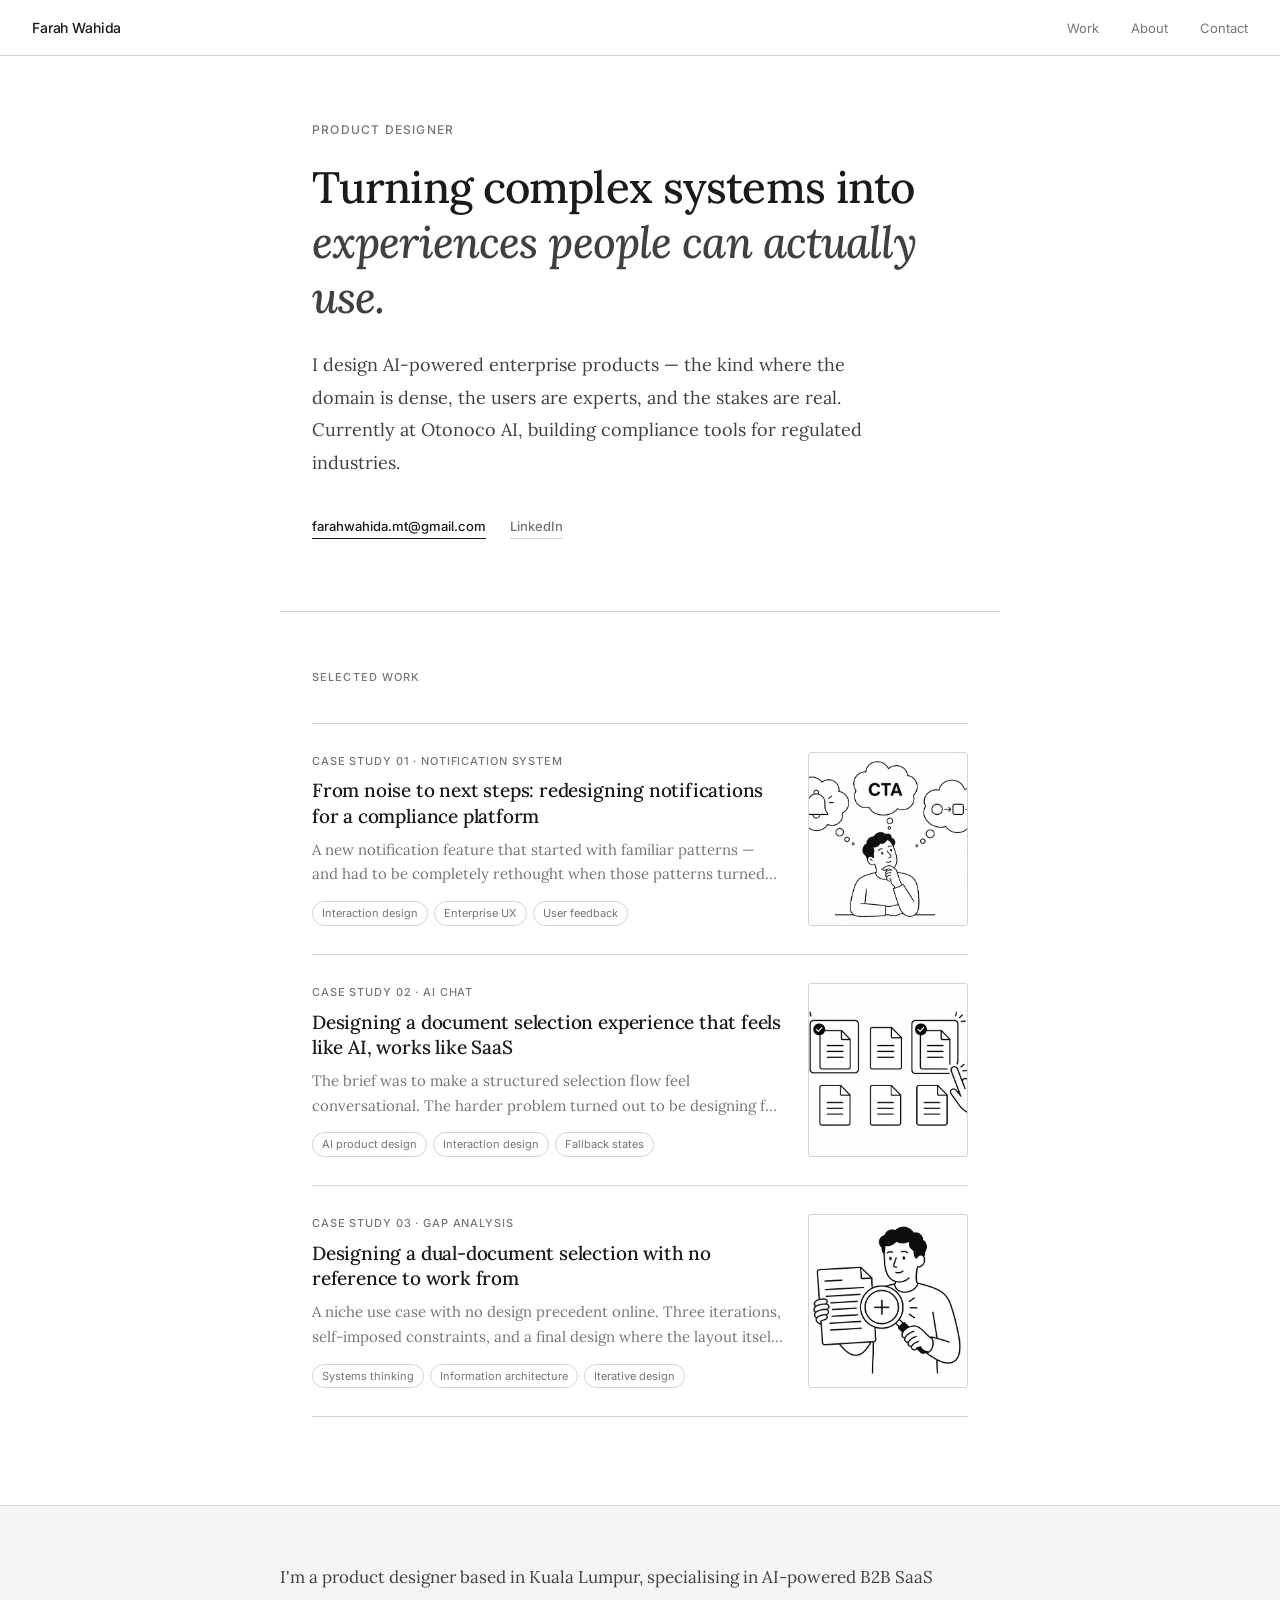
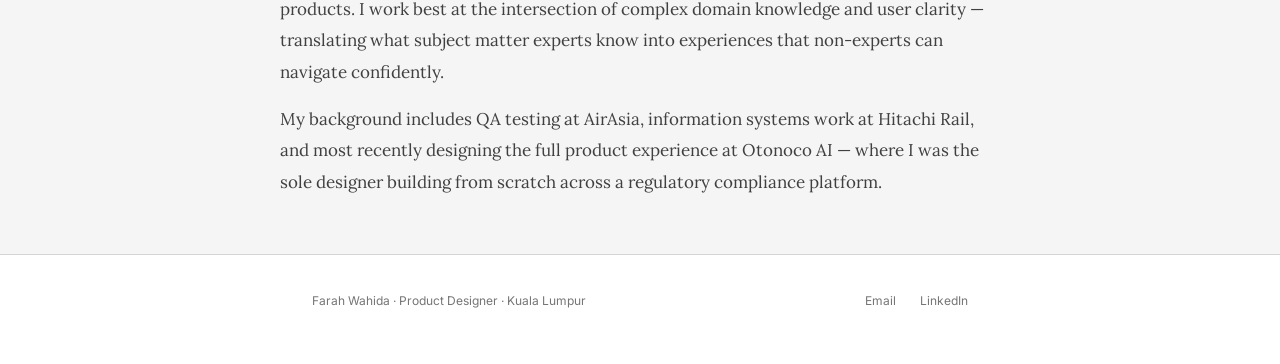
<file: index.html>
<!DOCTYPE html>
<html lang="en">
<head>
<meta charset="UTF-8">
<meta name="viewport" content="width=device-width, initial-scale=1.0">
<title>Farah Wahida — Product Designer</title>
<link rel="preconnect" href="https://fonts.googleapis.com">
<link rel="preconnect" href="https://fonts.gstatic.com" crossorigin>
<link href="https://fonts.googleapis.com/css2?family=Lora:ital,wght@0,400;0,500;0,600;1,400;1,500&family=Inter:wght@300;400;500&display=swap" rel="stylesheet">
<style>
  *, *::before, *::after { box-sizing: border-box; margin: 0; padding: 0; }

  :root {
    --black: #1a1a1a;
    --gray-dark: #404040;
    --gray-mid: #757575;
    --gray-light: #d4d4d4;
    --gray-faint: #f5f5f5;
    --white: #ffffff;
    --serif: 'Lora', Georgia, serif;
    --sans: 'Inter', system-ui, sans-serif;
    --max: 720px;
  }

  html { font-size: 16px; scroll-behavior: smooth; }
  body {
    font-family: var(--serif);
    background: var(--white);
    color: var(--black);
    -webkit-font-smoothing: antialiased;
    line-height: 1.7;
  }

  nav {
    position: fixed; top: 0; left: 0; right: 0;
    background: rgba(255,255,255,0.92);
    backdrop-filter: blur(8px);
    border-bottom: 1px solid var(--gray-light);
    z-index: 100;
    padding: 0 2rem;
    height: 56px;
    display: flex; align-items: center; justify-content: space-between;
  }
  .nav-name {
    font-family: var(--sans); font-size: 14px; font-weight: 500;
    color: var(--black); letter-spacing: -0.01em; text-decoration: none;
  }
  .nav-links { display: flex; gap: 2rem; list-style: none; }
  .nav-links a {
    font-family: var(--sans); font-size: 13px; color: var(--gray-mid);
    text-decoration: none; transition: color 0.15s;
  }
  .nav-links a:hover { color: var(--black); }

  .hero {
    max-width: var(--max); margin: 0 auto; padding: 120px 2rem 72px;
  }
  .hero-eyebrow {
    font-family: var(--sans); font-size: 12px; font-weight: 500;
    letter-spacing: 0.1em; text-transform: uppercase; color: var(--gray-mid); margin-bottom: 20px;
  }
  .hero h1 {
    font-family: var(--serif); font-size: clamp(2rem, 5vw, 2.75rem); font-weight: 500;
    line-height: 1.25; letter-spacing: -0.02em; color: var(--black); margin-bottom: 24px;
  }
  .hero h1 em { font-style: italic; color: var(--gray-dark); }
  .hero-bio {
    font-family: var(--serif); font-size: 1.125rem; line-height: 1.8;
    color: var(--gray-dark); margin-bottom: 36px; max-width: 560px;
  }
  .hero-links { display: flex; gap: 1.5rem; flex-wrap: wrap; }
  .hero-link {
    font-family: var(--sans); font-size: 13px; font-weight: 500; color: var(--black);
    text-decoration: none; border-bottom: 1px solid var(--black); padding-bottom: 1px; transition: opacity 0.15s;
  }
  .hero-link:hover { opacity: 0.5; }
  .hero-link.muted { color: var(--gray-mid); border-bottom-color: var(--gray-light); }

  .section-divider { max-width: var(--max); margin: 0 auto; padding: 0 2rem; border-top: 1px solid var(--gray-light); }

  .work-section { max-width: var(--max); margin: 0 auto; padding: 56px 2rem 88px; }
  .section-label {
    font-family: var(--sans); font-size: 11px; font-weight: 500;
    letter-spacing: 0.1em; text-transform: uppercase; color: var(--gray-mid); margin-bottom: 36px;
  }

  .case-studies { display: flex; flex-direction: column; }

  /* Medium-style card: text left, image right */
  .cs-card {
    display: flex;
    flex-direction: row;
    gap: 24px;
    align-items: stretch;
    padding: 28px 0;
    border-top: 1px solid var(--gray-light);
    text-decoration: none;
    color: inherit;
    transition: opacity 0.15s;
  }
  .cs-card:last-child { border-bottom: 1px solid var(--gray-light); }
  .cs-card:hover { opacity: 0.65; }

  .cs-card-content { flex: 1; min-width: 0; }
  .cs-card-meta {
    font-family: var(--sans); font-size: 11px; font-weight: 500;
    letter-spacing: 0.08em; text-transform: uppercase; color: var(--gray-mid); margin-bottom: 8px;
  }
  .cs-card-title {
    font-family: var(--serif); font-size: 1.1875rem; font-weight: 500;
    line-height: 1.35; color: var(--black); margin-bottom: 8px; letter-spacing: -0.01em;
  }
  .cs-card-desc {
    font-family: var(--serif); font-size: 0.9375rem; line-height: 1.65; color: var(--gray-mid);
    margin-bottom: 14px;
    display: -webkit-box; -webkit-line-clamp: 2; -webkit-box-orient: vertical; overflow: hidden;
  }
  .cs-card-tags { display: flex; gap: 6px; flex-wrap: wrap; }
  .cs-tag {
    font-family: var(--sans); font-size: 11px; color: var(--gray-mid);
    border: 1px solid var(--gray-light); border-radius: 99px; padding: 2px 9px;
  }

  .cs-card-image {
    width: 160px;
    flex-shrink: 0;
    border-radius: 3px;
    overflow: hidden;
    background: var(--gray-faint);
    border: 1px solid var(--gray-light);
    align-self: stretch;
  }
  .cs-card-image img { width: 100%; height: 100%; object-fit: cover; display: block; }
  .cs-card-image .img-ph {
    width: 100%; height: 100%; display: flex; align-items: center; justify-content: center;
    font-family: var(--sans); font-size: 10px; color: var(--gray-light); text-align: center; padding: 8px; line-height: 1.5;
  }

  .about-strip {
    background: var(--gray-faint);
    border-top: 1px solid var(--gray-light); border-bottom: 1px solid var(--gray-light);
    padding: 56px 2rem;
  }
  .about-inner { max-width: var(--max); margin: 0 auto; }
  .about-inner p {
    font-family: var(--serif); font-size: 1.0625rem; line-height: 1.85;
    color: var(--gray-dark); margin-bottom: 16px;
  }
  .about-inner p:last-child { margin-bottom: 0; }

  footer {
    max-width: var(--max); margin: 0 auto; padding: 36px 2rem 52px;
    display: flex; justify-content: space-between; align-items: center; flex-wrap: wrap; gap: 12px;
  }
  .footer-note { font-family: var(--sans); font-size: 12px; color: var(--gray-mid); }
  .footer-links { display: flex; gap: 1.5rem; }
  .footer-links a {
    font-family: var(--sans); font-size: 12px; color: var(--gray-mid);
    text-decoration: none; transition: color 0.15s;
  }
  .footer-links a:hover { color: var(--black); }

  .fade-in { opacity: 0; transform: translateY(14px); animation: fadeUp 0.5s ease forwards; }
  .fade-in:nth-child(1) { animation-delay: 0.05s; }
  .fade-in:nth-child(2) { animation-delay: 0.15s; }
  .fade-in:nth-child(3) { animation-delay: 0.25s; }
  .fade-in:nth-child(4) { animation-delay: 0.35s; }
  @keyframes fadeUp { to { opacity: 1; transform: translateY(0); } }

  @media (max-width: 600px) {
    nav { padding: 0 1.25rem; }
    .hero { padding: 96px 1.25rem 56px; }
    .work-section { padding: 40px 1.25rem 64px; }
    .section-divider { padding: 0 1.25rem; }
    .about-strip { padding: 40px 1.25rem; }
    footer { padding: 28px 1.25rem 44px; }
    .cs-card { flex-direction: column; }
    .cs-card-image { width: 100%; height: 180px; order: -1; }
  }
</style>
</head>
<body>

<nav>
  <a class="nav-name" href="index.html">Farah Wahida</a>
  <ul class="nav-links">
    <li><a href="#work">Work</a></li>
    <li><a href="#about">About</a></li>
    <li><a href="mailto:farahwahida.mt@gmail.com">Contact</a></li>
  </ul>
</nav>

<section class="hero">
  <div class="hero-eyebrow fade-in">Product Designer</div>
  <h1 class="fade-in">Turning complex systems into <em>experiences people can actually use.</em></h1>
  <p class="hero-bio fade-in">I design AI-powered enterprise products — the kind where the domain is dense, the users are experts, and the stakes are real. Currently at Otonoco AI, building compliance tools for regulated industries.</p>
  <div class="hero-links fade-in">
    <a class="hero-link" href="mailto:farahwahida.mt@gmail.com">farahwahida.mt@gmail.com</a>
    <a class="hero-link muted" href="https://www.linkedin.com/in/farahtarmizy/" target="_blank">LinkedIn</a>
  </div>
</section>

<div class="section-divider"></div>

<section class="work-section" id="work">
  <div class="section-label">Selected work</div>
  <div class="case-studies">

    <a class="cs-card" href="cs-notification.html">
      <div class="cs-card-content">
        <div class="cs-card-meta">Case study 01 · Notification system</div>
        <div class="cs-card-title">From noise to next steps: redesigning notifications for a compliance platform</div>
        <div class="cs-card-desc">A new notification feature that started with familiar patterns — and had to be completely rethought when those patterns turned out to be the wrong model entirely.</div>
        <div class="cs-card-tags">
          <span class="cs-tag">Interaction design</span>
          <span class="cs-tag">Enterprise UX</span>
          <span class="cs-tag">User feedback</span>
        </div>
      </div>
      <div class="cs-card-image">
        <img src="NotifHeader.png" alt="Notification system illustration">
      </div>
    </a>

    <a class="cs-card" href="cs-aichat.html">
      <div class="cs-card-content">
        <div class="cs-card-meta">Case study 02 · AI chat</div>
        <div class="cs-card-title">Designing a document selection experience that feels like AI, works like SaaS</div>
        <div class="cs-card-desc">The brief was to make a structured selection flow feel conversational. The harder problem turned out to be designing for when the AI gets it wrong.</div>
        <div class="cs-card-tags">
          <span class="cs-tag">AI product design</span>
          <span class="cs-tag">Interaction design</span>
          <span class="cs-tag">Fallback states</span>
        </div>
      </div>
      <div class="cs-card-image">
        <img src="ChatHeader.png" alt="AI chat illustration">
      </div>
    </a>

    <a class="cs-card" href="cs-gapanalysis.html">
      <div class="cs-card-content">
        <div class="cs-card-meta">Case study 03 · Gap analysis</div>
        <div class="cs-card-title">Designing a dual-document selection with no reference to work from</div>
        <div class="cs-card-desc">A niche use case with no design precedent online. Three iterations, self-imposed constraints, and a final design where the layout itself does the explaining.</div>
        <div class="cs-card-tags">
          <span class="cs-tag">Systems thinking</span>
          <span class="cs-tag">Information architecture</span>
          <span class="cs-tag">Iterative design</span>
        </div>
      </div>
      <div class="cs-card-image">
        <img src="Gaps Header.png" alt="Gap analysis illustration">
      </div>
    </a>

  </div>
</section>

<div class="about-strip" id="about">
  <div class="about-inner">
    <p>I'm a product designer based in Kuala Lumpur, specialising in AI-powered B2B SaaS products. I work best at the intersection of complex domain knowledge and user clarity — translating what subject matter experts know into experiences that non-experts can navigate confidently.</p>
    <p>My background includes QA testing at AirAsia, information systems work at Hitachi Rail, and most recently designing the full product experience at Otonoco AI — where I was the sole designer building from scratch across a regulatory compliance platform.</p>
  </div>
</div>

<footer>
  <span class="footer-note">Farah Wahida · Product Designer · Kuala Lumpur</span>
  <div class="footer-links">
    <a href="mailto:farahwahida.mt@gmail.com">Email</a>
    <a href="https://www.linkedin.com/in/farahtarmizy/" target="_blank">LinkedIn</a>
  </div>
</footer>

</body>
</html>
</file>
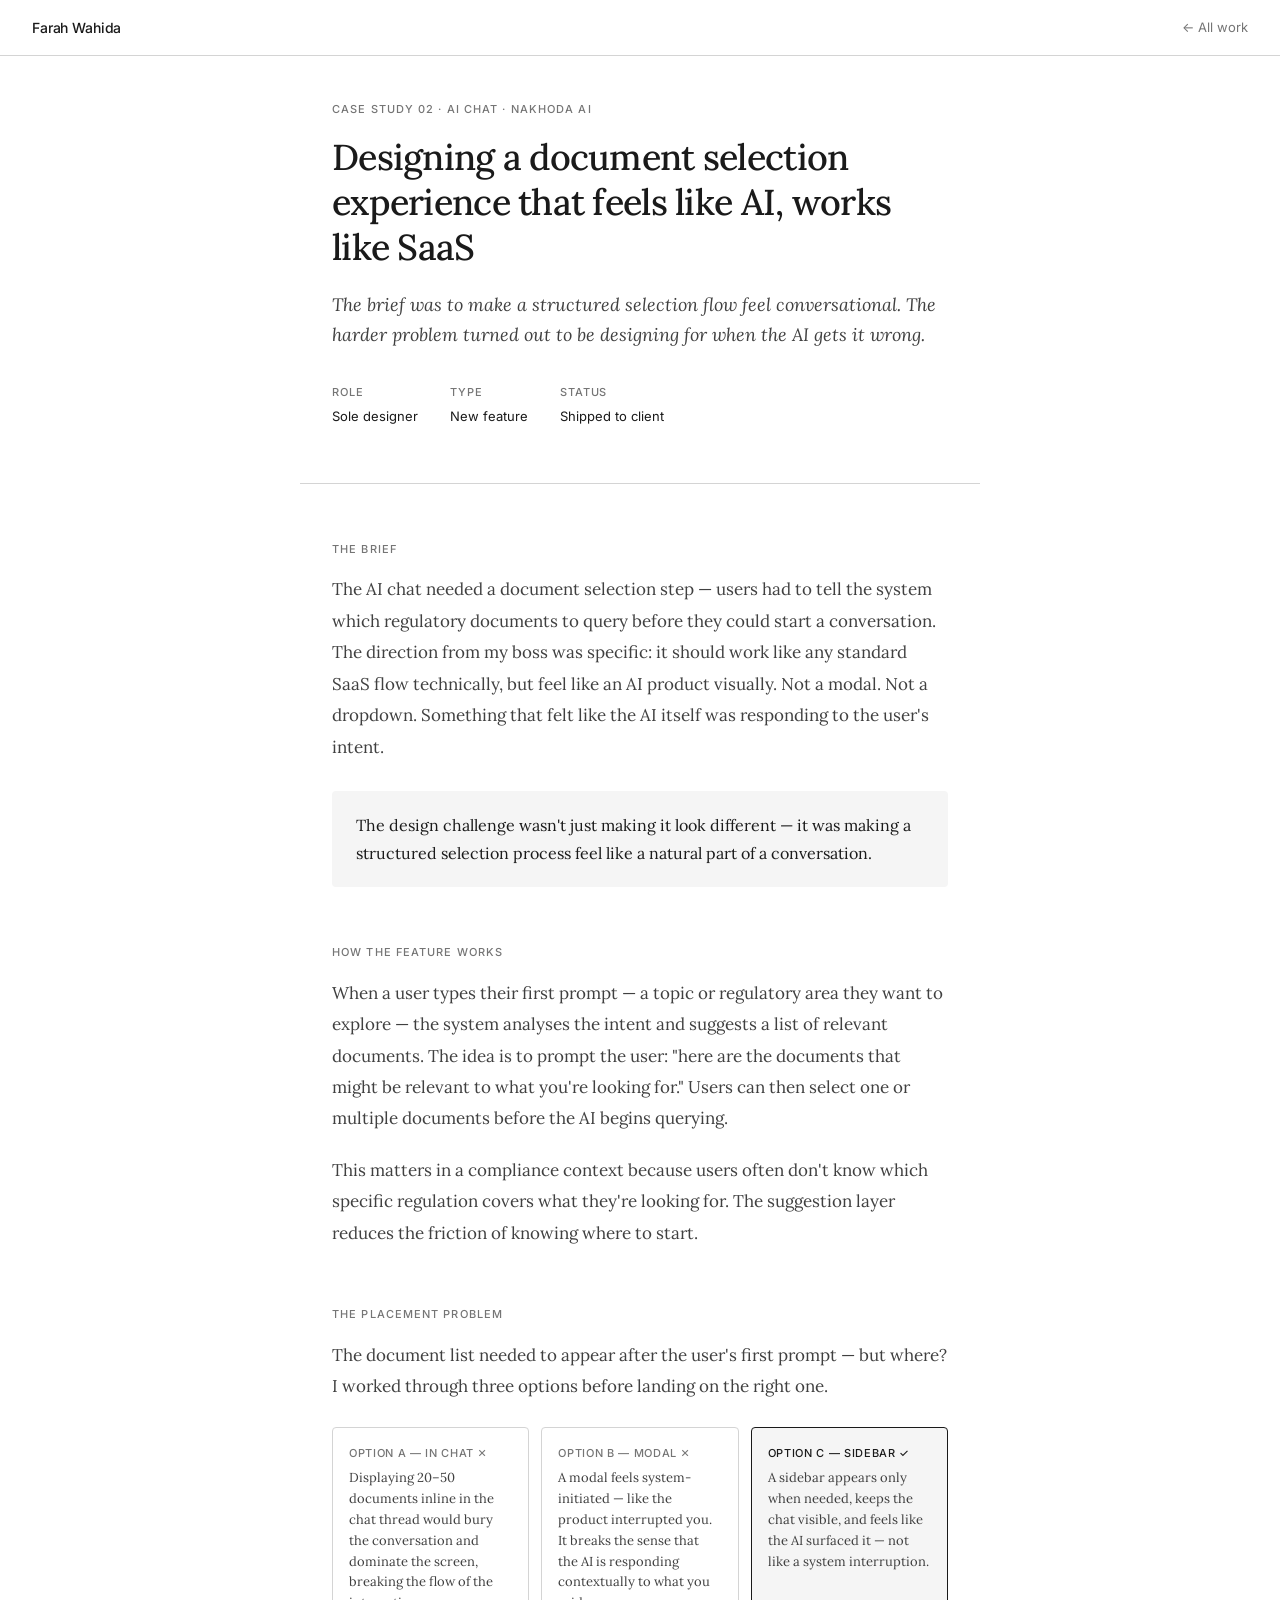
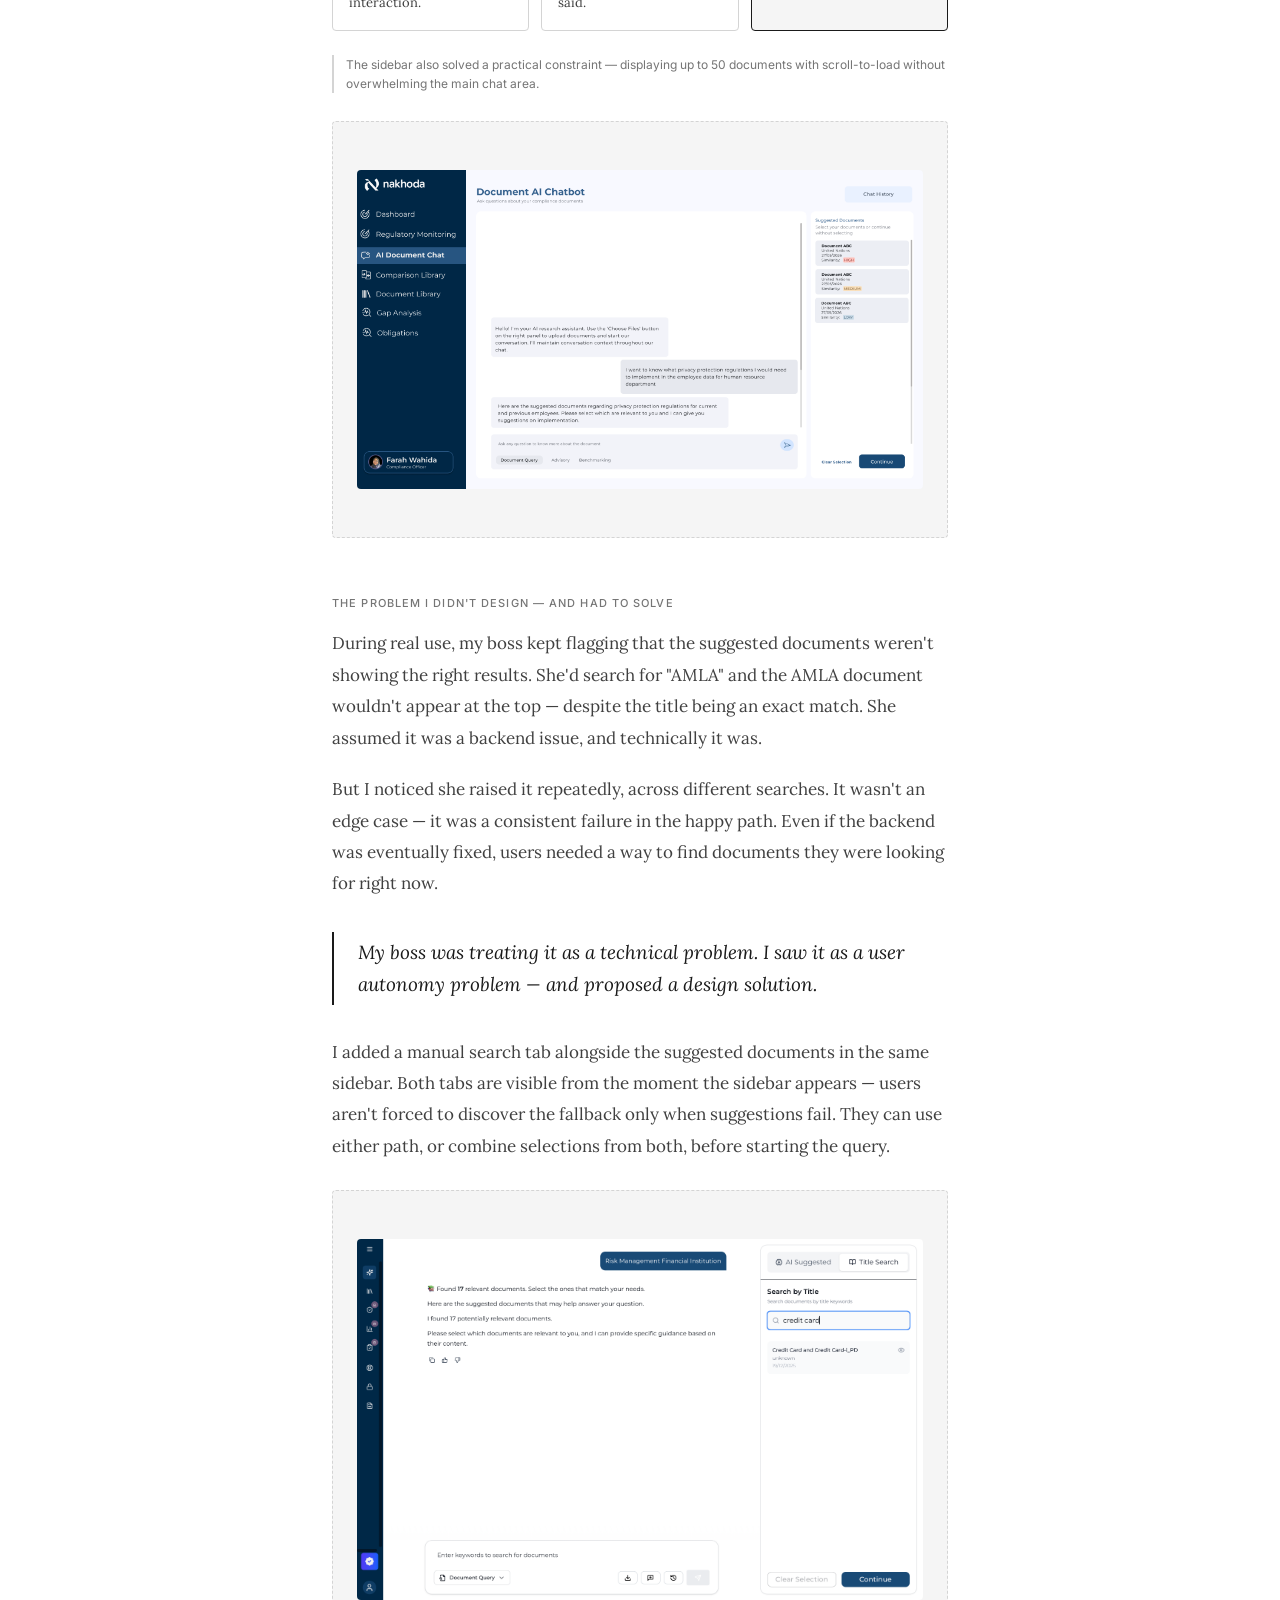
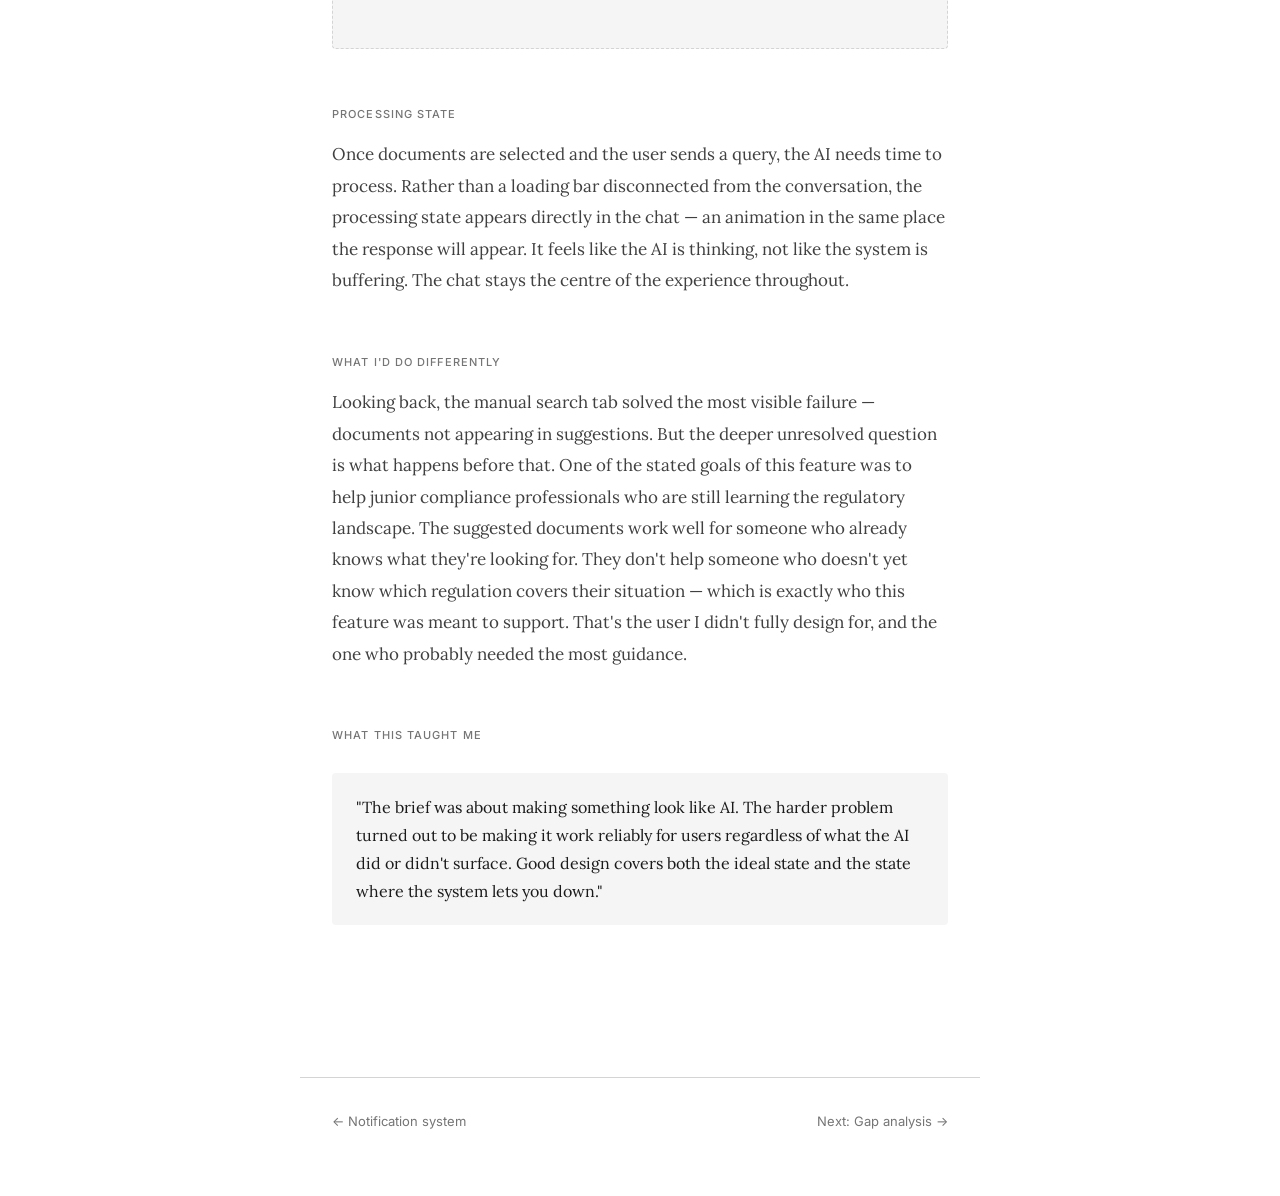
<file: cs-aichat.html>
<!DOCTYPE html>
<html lang="en">
<head>
<meta charset="UTF-8">
<meta name="viewport" content="width=device-width, initial-scale=1.0">
<title>AI Chat — Farah Wahida</title>
<link rel="stylesheet" href="cs.css">
</head>
<body>

<nav>
  <a class="nav-name" href="index.html">Farah Wahida</a>
  <a class="nav-back" href="index.html">← All work</a>
</nav>

<header class="cs-header">
  <div class="cs-eyebrow">Case study 02 · AI chat · Nakhoda AI</div>
  <h1 class="cs-title">Designing a document selection experience that feels like AI, works like SaaS</h1>
  <p class="cs-subtitle">The brief was to make a structured selection flow feel conversational. The harder problem turned out to be designing for when the AI gets it wrong.</p>
  <div class="cs-meta-row">
    <div class="cs-meta-item"><div class="cs-meta-label">Role</div><div class="cs-meta-val">Sole designer</div></div>
    <div class="cs-meta-item"><div class="cs-meta-label">Type</div><div class="cs-meta-val">New feature</div></div>
    <div class="cs-meta-item"><div class="cs-meta-label">Status</div><div class="cs-meta-val">Shipped to client</div></div>
  </div>
</header>

<main class="cs-body">

  <div class="cs-section">
    <div class="cs-section-label">The brief</div>
    <p>The AI chat needed a document selection step — users had to tell the system which regulatory documents to query before they could start a conversation. The direction from my boss was specific: it should work like any standard SaaS flow technically, but feel like an AI product visually. Not a modal. Not a dropdown. Something that felt like the AI itself was responding to the user's intent.</p>
    <div class="callout"><p>The design challenge wasn't just making it look different — it was making a structured selection process feel like a natural part of a conversation.</p></div>
  </div>

  <div class="cs-section">
    <div class="cs-section-label">How the feature works</div>
    <p>When a user types their first prompt — a topic or regulatory area they want to explore — the system analyses the intent and suggests a list of relevant documents. The idea is to prompt the user: "here are the documents that might be relevant to what you're looking for." Users can then select one or multiple documents before the AI begins querying.</p>
    <p>This matters in a compliance context because users often don't know which specific regulation covers what they're looking for. The suggestion layer reduces the friction of knowing where to start.</p>
  </div>

  <div class="cs-section">
    <div class="cs-section-label">The placement problem</div>
    <p>The document list needed to appear after the user's first prompt — but where? I worked through three options before landing on the right one.</p>

    <div class="decision-grid">
      <div class="decision-card">
        <div class="d-label">Option A — in chat ✕</div>
        <div class="d-desc">Displaying 20–50 documents inline in the chat thread would bury the conversation and dominate the screen, breaking the flow of the interaction.</div>
      </div>
      <div class="decision-card">
        <div class="d-label">Option B — modal ✕</div>
        <div class="d-desc">A modal feels system-initiated — like the product interrupted you. It breaks the sense that the AI is responding contextually to what you said.</div>
      </div>
      <div class="decision-card chosen">
        <div class="d-label">Option C — sidebar ✓</div>
        <div class="d-desc">A sidebar appears only when needed, keeps the chat visible, and feels like the AI surfaced it — not like a system interruption.</div>
      </div>
    </div>

    <div class="annotation">The sidebar also solved a practical constraint — displaying up to 50 documents with scroll-to-load without overwhelming the main chat area.</div>

    <div class="img-slot"><img src="Chat1.png" alt="suggested document design with friction"></div>
  </div>

  <div class="cs-section">
    <div class="cs-section-label">The problem I didn't design — and had to solve</div>
    <p>During real use, my boss kept flagging that the suggested documents weren't showing the right results. She'd search for "AMLA" and the AMLA document wouldn't appear at the top — despite the title being an exact match. She assumed it was a backend issue, and technically it was.</p>
    <p>But I noticed she raised it repeatedly, across different searches. It wasn't an edge case — it was a consistent failure in the happy path. Even if the backend was eventually fixed, users needed a way to find documents they were looking for right now.</p>

    <div class="pullquote"><p>My boss was treating it as a technical problem. I saw it as a user autonomy problem — and proposed a design solution.</p></div>

    <p>I added a manual search tab alongside the suggested documents in the same sidebar. Both tabs are visible from the moment the sidebar appears — users aren't forced to discover the fallback only when suggestions fail. They can use either path, or combine selections from both, before starting the query.</p>

    <div class="img-slot"><img src="Chat2.png" alt="new design to give room for error and autonomy"></div>
  </div>

  <div class="cs-section">
    <div class="cs-section-label">Processing state</div>
    <p>Once documents are selected and the user sends a query, the AI needs time to process. Rather than a loading bar disconnected from the conversation, the processing state appears directly in the chat — an animation in the same place the response will appear. It feels like the AI is thinking, not like the system is buffering. The chat stays the centre of the experience throughout.</p>
  </div>

  <div class="cs-section">
    <div class="cs-section-label">What I'd do differently</div>
    <p>Looking back, the manual search tab solved the most visible failure — documents not appearing in suggestions. But the deeper unresolved question is what happens before that. One of the stated goals of this feature was to help junior compliance professionals who are still learning the regulatory landscape. The suggested documents work well for someone who already knows what they're looking for. They don't help someone who doesn't yet know which regulation covers their situation — which is exactly who this feature was meant to support. That's the user I didn't fully design for, and the one who probably needed the most guidance.</p>
  </div>

  <div class="cs-section">
    <div class="cs-section-label">What this taught me</div>
    <div class="callout"><p>"The brief was about making something look like AI. The harder problem turned out to be making it work reliably for users regardless of what the AI did or didn't surface. Good design covers both the ideal state and the state where the system lets you down."</p></div>
  </div>

</main>

<div class="cs-nav">
  <a href="cs-notification.html">← Notification system</a>
  <a href="cs-gapanalysis.html">Next: Gap analysis →</a>
</div>

</body>
</html>
</file>
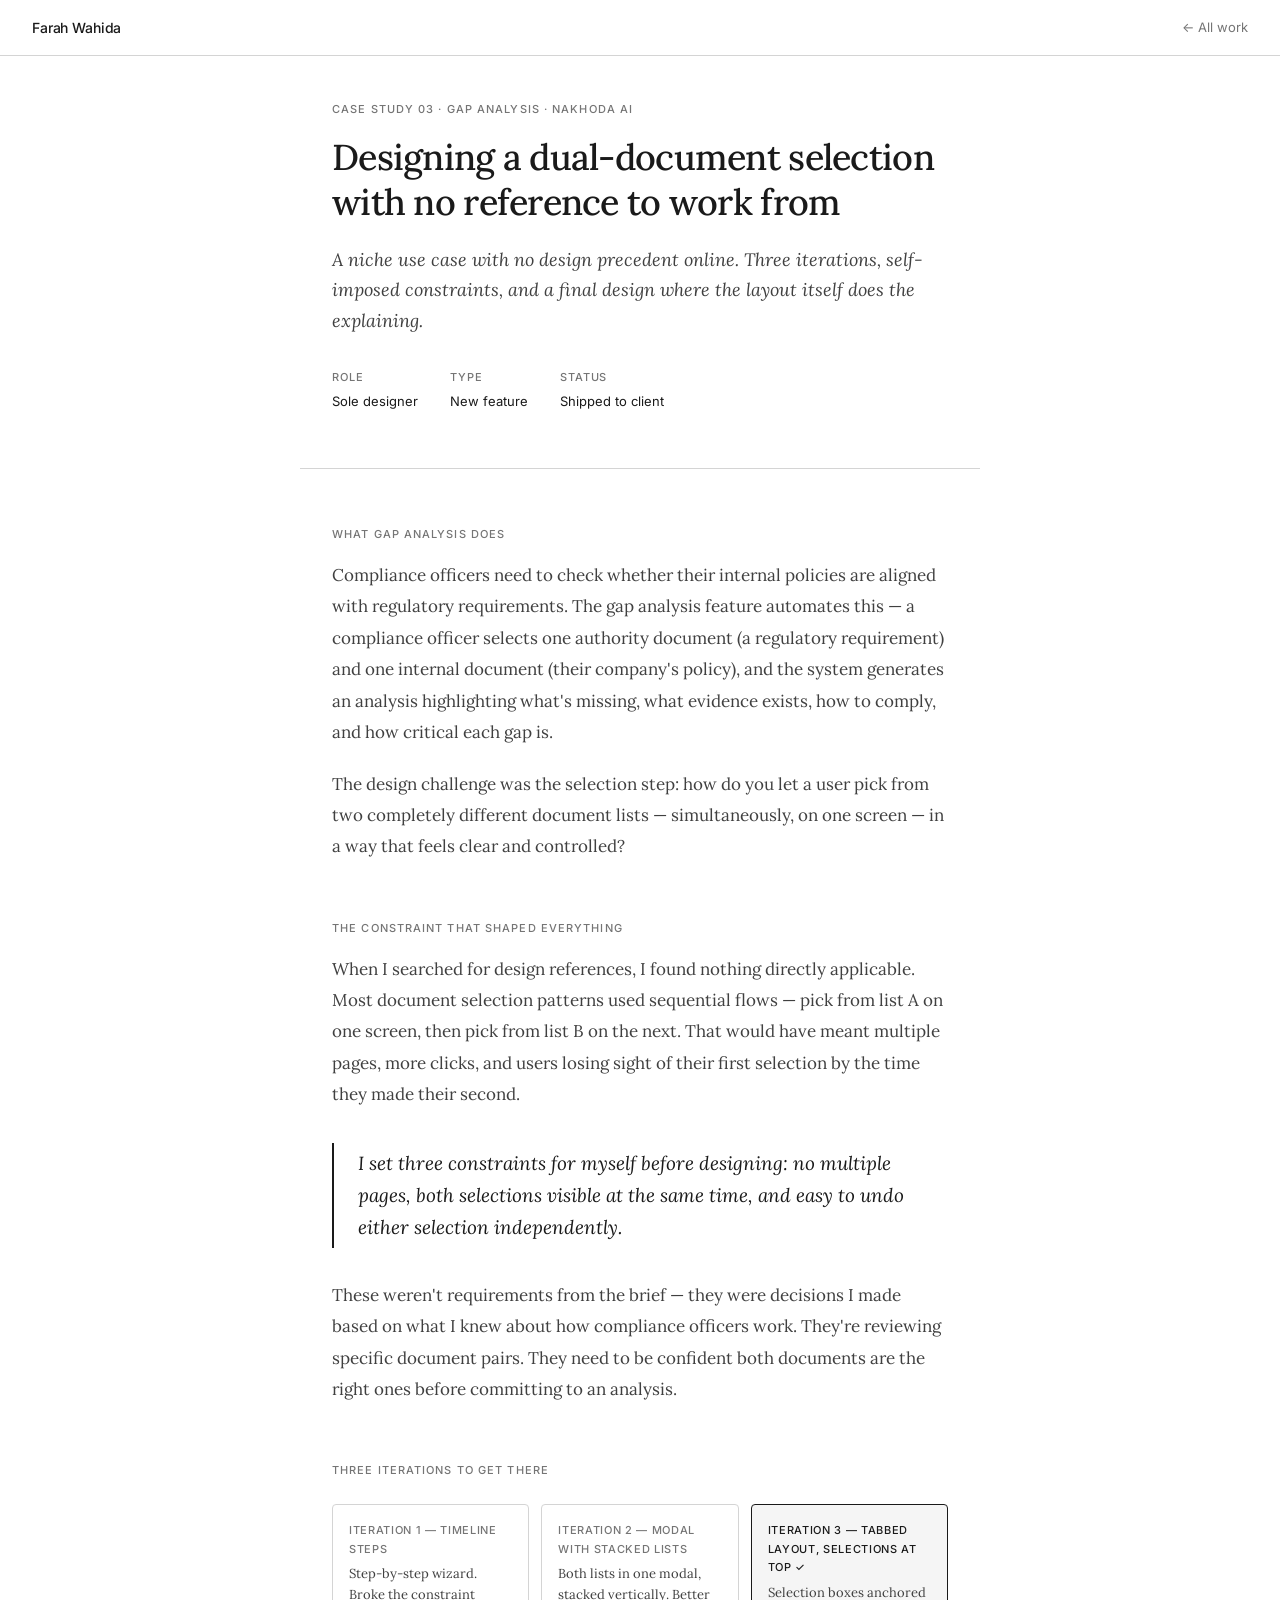
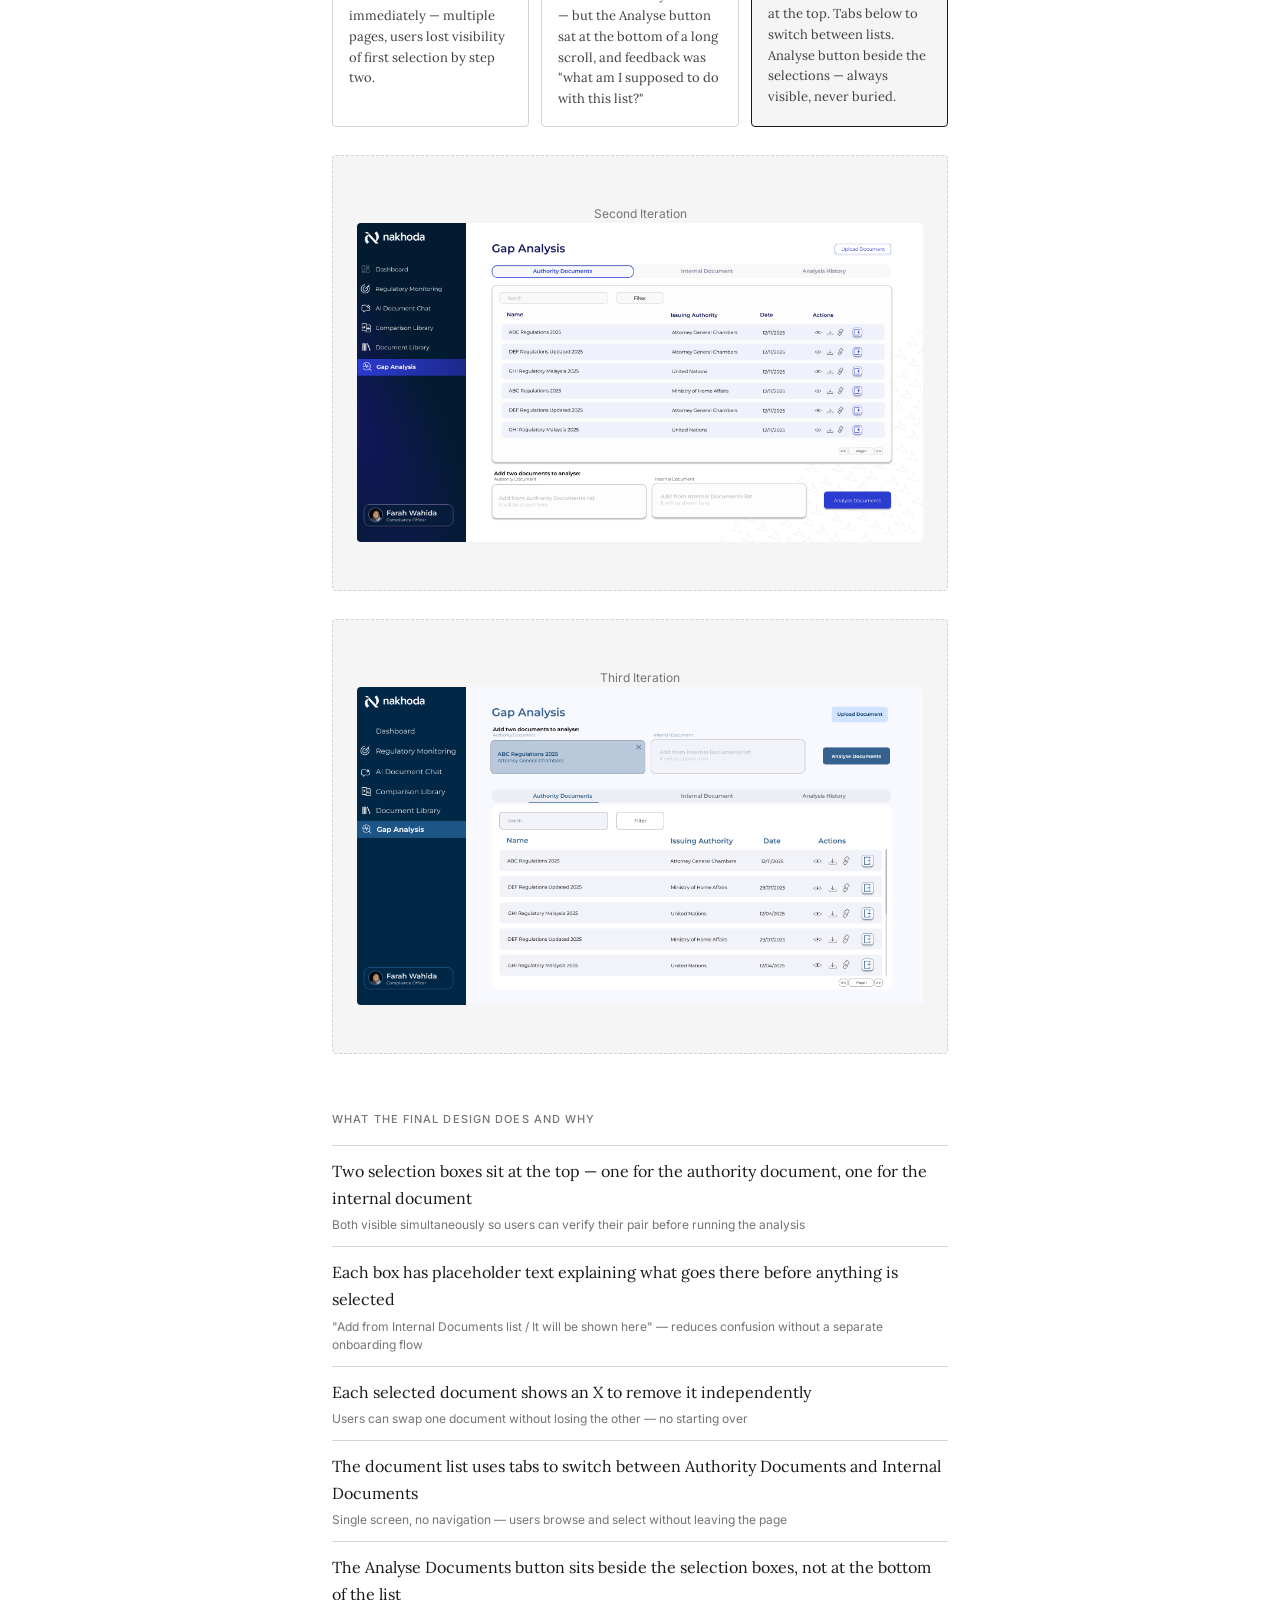
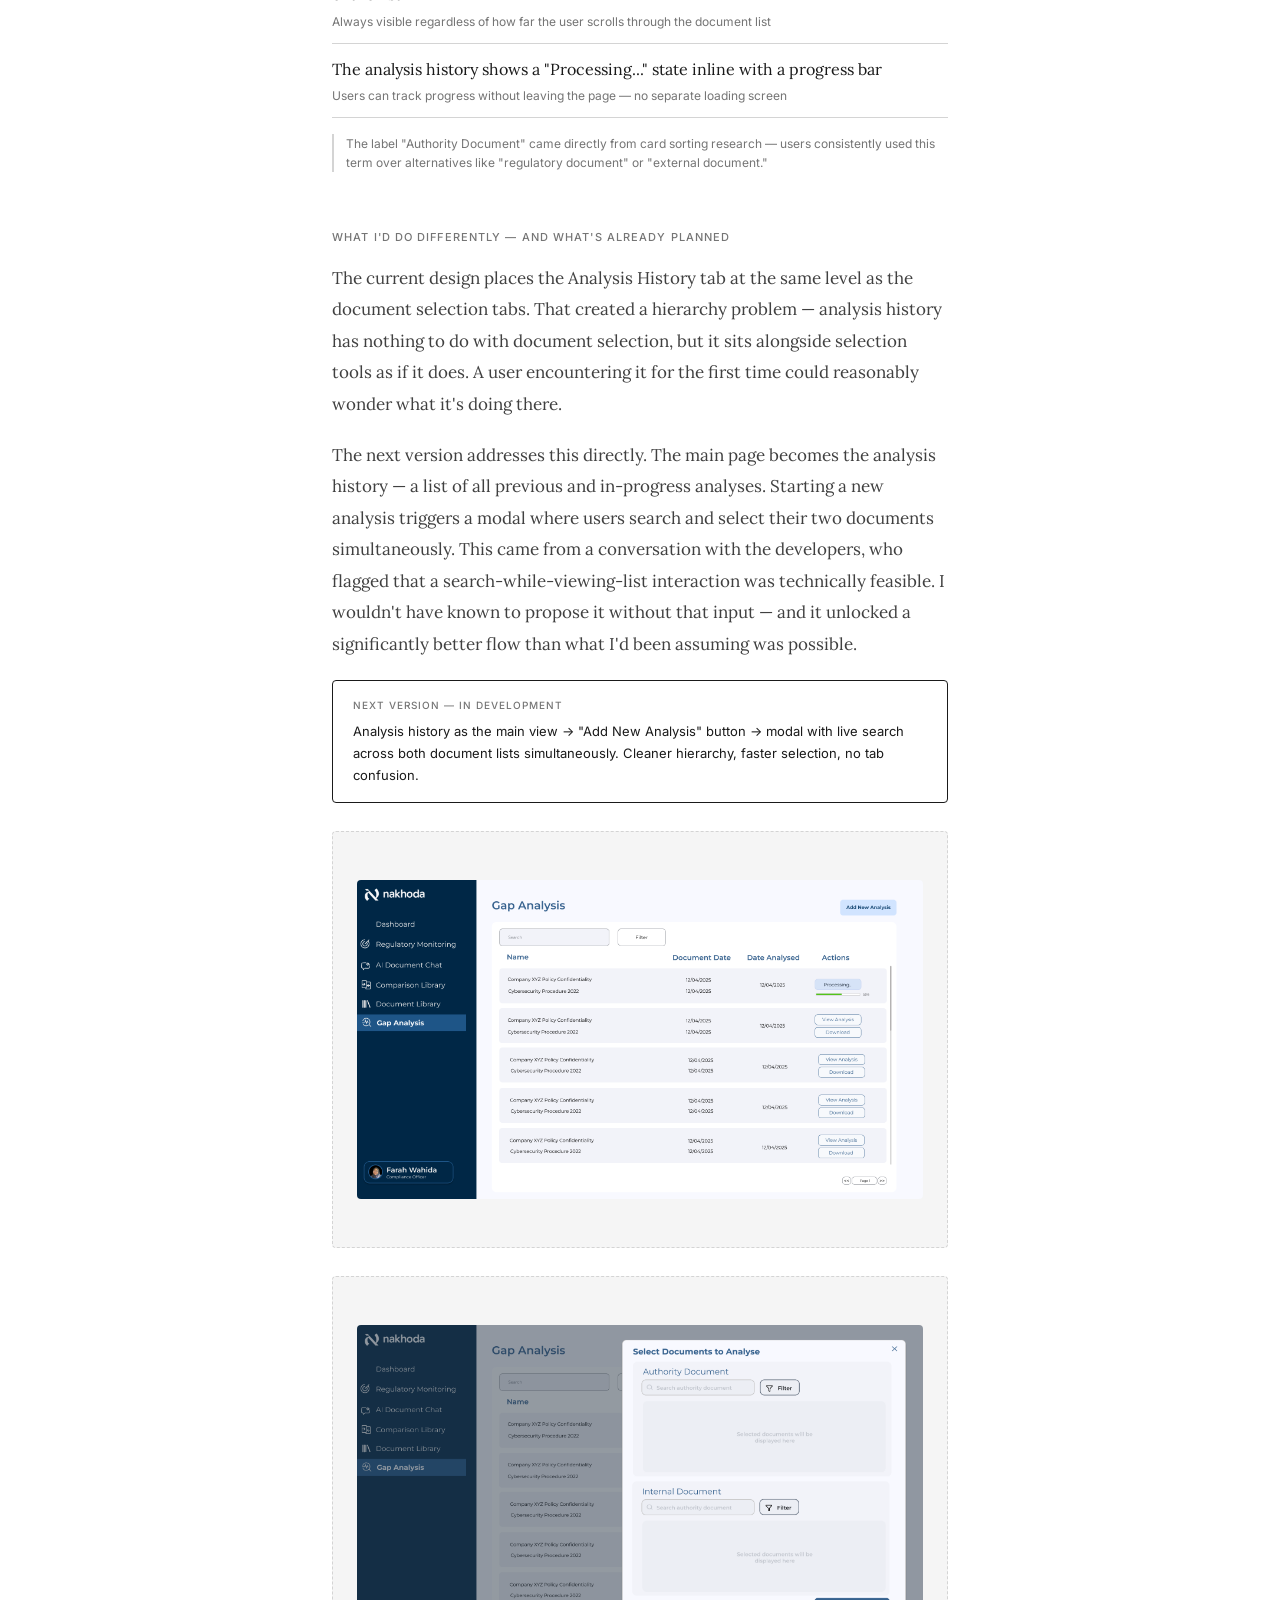
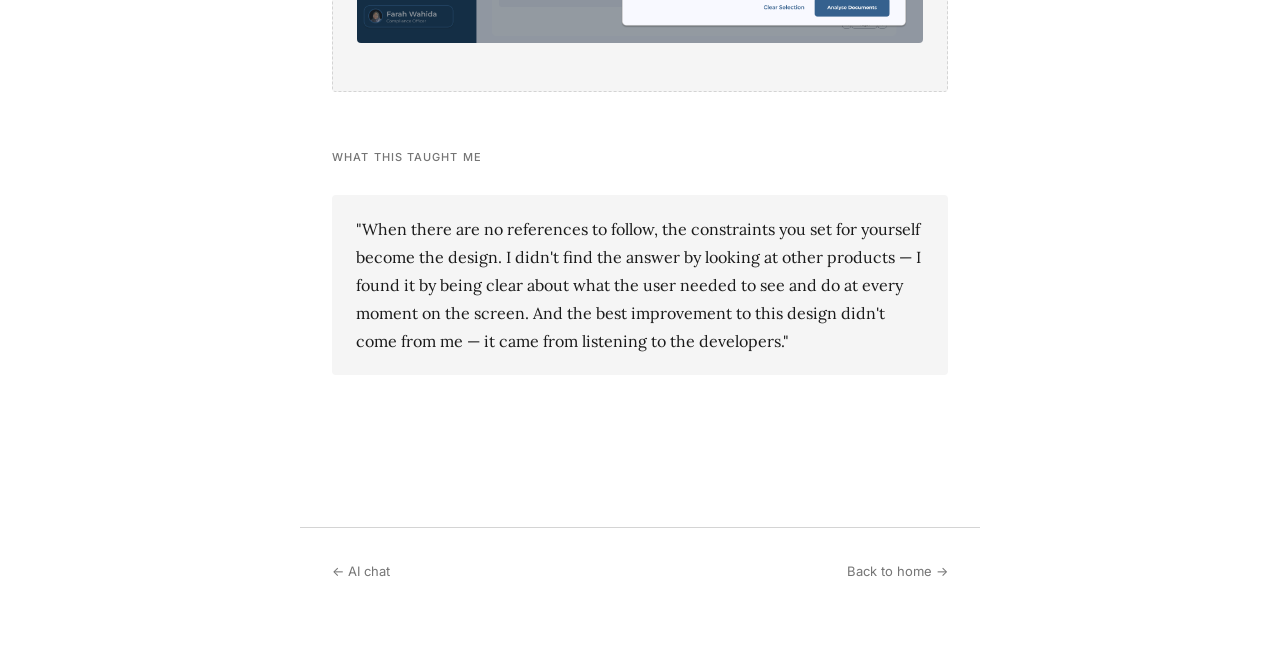
<file: cs-gapanalysis.html>
<!DOCTYPE html>
<html lang="en">
<head>
<meta charset="UTF-8">
<meta name="viewport" content="width=device-width, initial-scale=1.0">
<title>Gap Analysis — Farah Wahida</title>
<link rel="stylesheet" href="cs.css">
</head>
<body>

<nav>
  <a class="nav-name" href="index.html">Farah Wahida</a>
  <a class="nav-back" href="index.html">← All work</a>
</nav>

<header class="cs-header">
  <div class="cs-eyebrow">Case study 03 · Gap analysis · Nakhoda AI</div>
  <h1 class="cs-title">Designing a dual-document selection with no reference to work from</h1>
  <p class="cs-subtitle">A niche use case with no design precedent online. Three iterations, self-imposed constraints, and a final design where the layout itself does the explaining.</p>
  <div class="cs-meta-row">
    <div class="cs-meta-item"><div class="cs-meta-label">Role</div><div class="cs-meta-val">Sole designer</div></div>
    <div class="cs-meta-item"><div class="cs-meta-label">Type</div><div class="cs-meta-val">New feature</div></div>
    <div class="cs-meta-item"><div class="cs-meta-label">Status</div><div class="cs-meta-val">Shipped to client</div></div>
  </div>
</header>

<main class="cs-body">

  <div class="cs-section">
    <div class="cs-section-label">What gap analysis does</div>
    <p>Compliance officers need to check whether their internal policies are aligned with regulatory requirements. The gap analysis feature automates this — a compliance officer selects one authority document (a regulatory requirement) and one internal document (their company's policy), and the system generates an analysis highlighting what's missing, what evidence exists, how to comply, and how critical each gap is.</p>
    <p>The design challenge was the selection step: how do you let a user pick from two completely different document lists — simultaneously, on one screen — in a way that feels clear and controlled?</p>
  </div>

  <div class="cs-section">
    <div class="cs-section-label">The constraint that shaped everything</div>
    <p>When I searched for design references, I found nothing directly applicable. Most document selection patterns used sequential flows — pick from list A on one screen, then pick from list B on the next. That would have meant multiple pages, more clicks, and users losing sight of their first selection by the time they made their second.</p>

    <div class="pullquote"><p>I set three constraints for myself before designing: no multiple pages, both selections visible at the same time, and easy to undo either selection independently.</p></div>

    <p>These weren't requirements from the brief — they were decisions I made based on what I knew about how compliance officers work. They're reviewing specific document pairs. They need to be confident both documents are the right ones before committing to an analysis.</p>
  </div>

  <div class="cs-section">
    <div class="cs-section-label">Three iterations to get there</div>

    <div class="iter-grid">
      <div class="iter-card">
        <div class="i-label">Iteration 1 — timeline steps</div>
        <div class="i-desc">Step-by-step wizard. Broke the constraint immediately — multiple pages, users lost visibility of first selection by step two.</div>
      </div>
      <div class="iter-card">
        <div class="i-label">Iteration 2 — modal with stacked lists</div>
        <div class="i-desc">Both lists in one modal, stacked vertically. Better — but the Analyse button sat at the bottom of a long scroll, and feedback was "what am I supposed to do with this list?"</div>
      </div>
      <div class="iter-card final">
        <div class="i-label">Iteration 3 — tabbed layout, selections at top ✓</div>
        <div class="i-desc">Selection boxes anchored at the top. Tabs below to switch between lists. Analyse button beside the selections — always visible, never buried.</div>
      </div>
    </div>

    <div class="img-slot">Second Iteration <img src="Gaps1.png" alt="second gaps analysis design iteration"></div>
    <div class="img-slot">Third Iteration <img src="Gaps2.png" alt="third gaps analysis design iteration"></div>
  </div>

  <div class="cs-section">
    <div class="cs-section-label">What the final design does and why</div>

    <ul class="detail-list">
      <li>
        <span class="d-main">Two selection boxes sit at the top — one for the authority document, one for the internal document</span>
        <span class="d-sub">Both visible simultaneously so users can verify their pair before running the analysis</span>
      </li>
      <li>
        <span class="d-main">Each box has placeholder text explaining what goes there before anything is selected</span>
        <span class="d-sub">"Add from Internal Documents list / It will be shown here" — reduces confusion without a separate onboarding flow</span>
      </li>
      <li>
        <span class="d-main">Each selected document shows an X to remove it independently</span>
        <span class="d-sub">Users can swap one document without losing the other — no starting over</span>
      </li>
      <li>
        <span class="d-main">The document list uses tabs to switch between Authority Documents and Internal Documents</span>
        <span class="d-sub">Single screen, no navigation — users browse and select without leaving the page</span>
      </li>
      <li>
        <span class="d-main">The Analyse Documents button sits beside the selection boxes, not at the bottom of the list</span>
        <span class="d-sub">Always visible regardless of how far the user scrolls through the document list</span>
      </li>
      <li>
        <span class="d-main">The analysis history shows a "Processing..." state inline with a progress bar</span>
        <span class="d-sub">Users can track progress without leaving the page — no separate loading screen</span>
      </li>
    </ul>

    <div class="annotation">The label "Authority Document" came directly from card sorting research — users consistently used this term over alternatives like "regulatory document" or "external document."</div>
  </div>

  <div class="cs-section">
    <div class="cs-section-label">What I'd do differently — and what's already planned</div>
    <p>The current design places the Analysis History tab at the same level as the document selection tabs. That created a hierarchy problem — analysis history has nothing to do with document selection, but it sits alongside selection tools as if it does. A user encountering it for the first time could reasonably wonder what it's doing there.</p>
    <p>The next version addresses this directly. The main page becomes the analysis history — a list of all previous and in-progress analyses. Starting a new analysis triggers a modal where users search and select their two documents simultaneously. This came from a conversation with the developers, who flagged that a search-while-viewing-list interaction was technically feasible. I wouldn't have known to propose it without that input — and it unlocked a significantly better flow than what I'd been assuming was possible.</p>

    <div class="next-ver">
      <div class="next-ver-label">Next version — in development</div>
      Analysis history as the main view → "Add New Analysis" button → modal with live search across both document lists simultaneously. Cleaner hierarchy, faster selection, no tab confusion.
    </div>

    <div class="img-slot"><img src="Gaps3.png" alt="third gaps analysis design iteration on new version"></div>
    <div class="img-slot"><img src="Gaps4.png" alt="third gaps analysis design iteration on new version (modal opened)"></div>
  </div>

  <div class="cs-section">
    <div class="cs-section-label">What this taught me</div>
    <div class="callout"><p>"When there are no references to follow, the constraints you set for yourself become the design. I didn't find the answer by looking at other products — I found it by being clear about what the user needed to see and do at every moment on the screen. And the best improvement to this design didn't come from me — it came from listening to the developers."</p></div>
  </div>

</main>

<div class="cs-nav">
  <a href="cs-aichat.html">← AI chat</a>
  <a href="index.html">Back to home →</a>
</div>

</body>
</html>
</file>
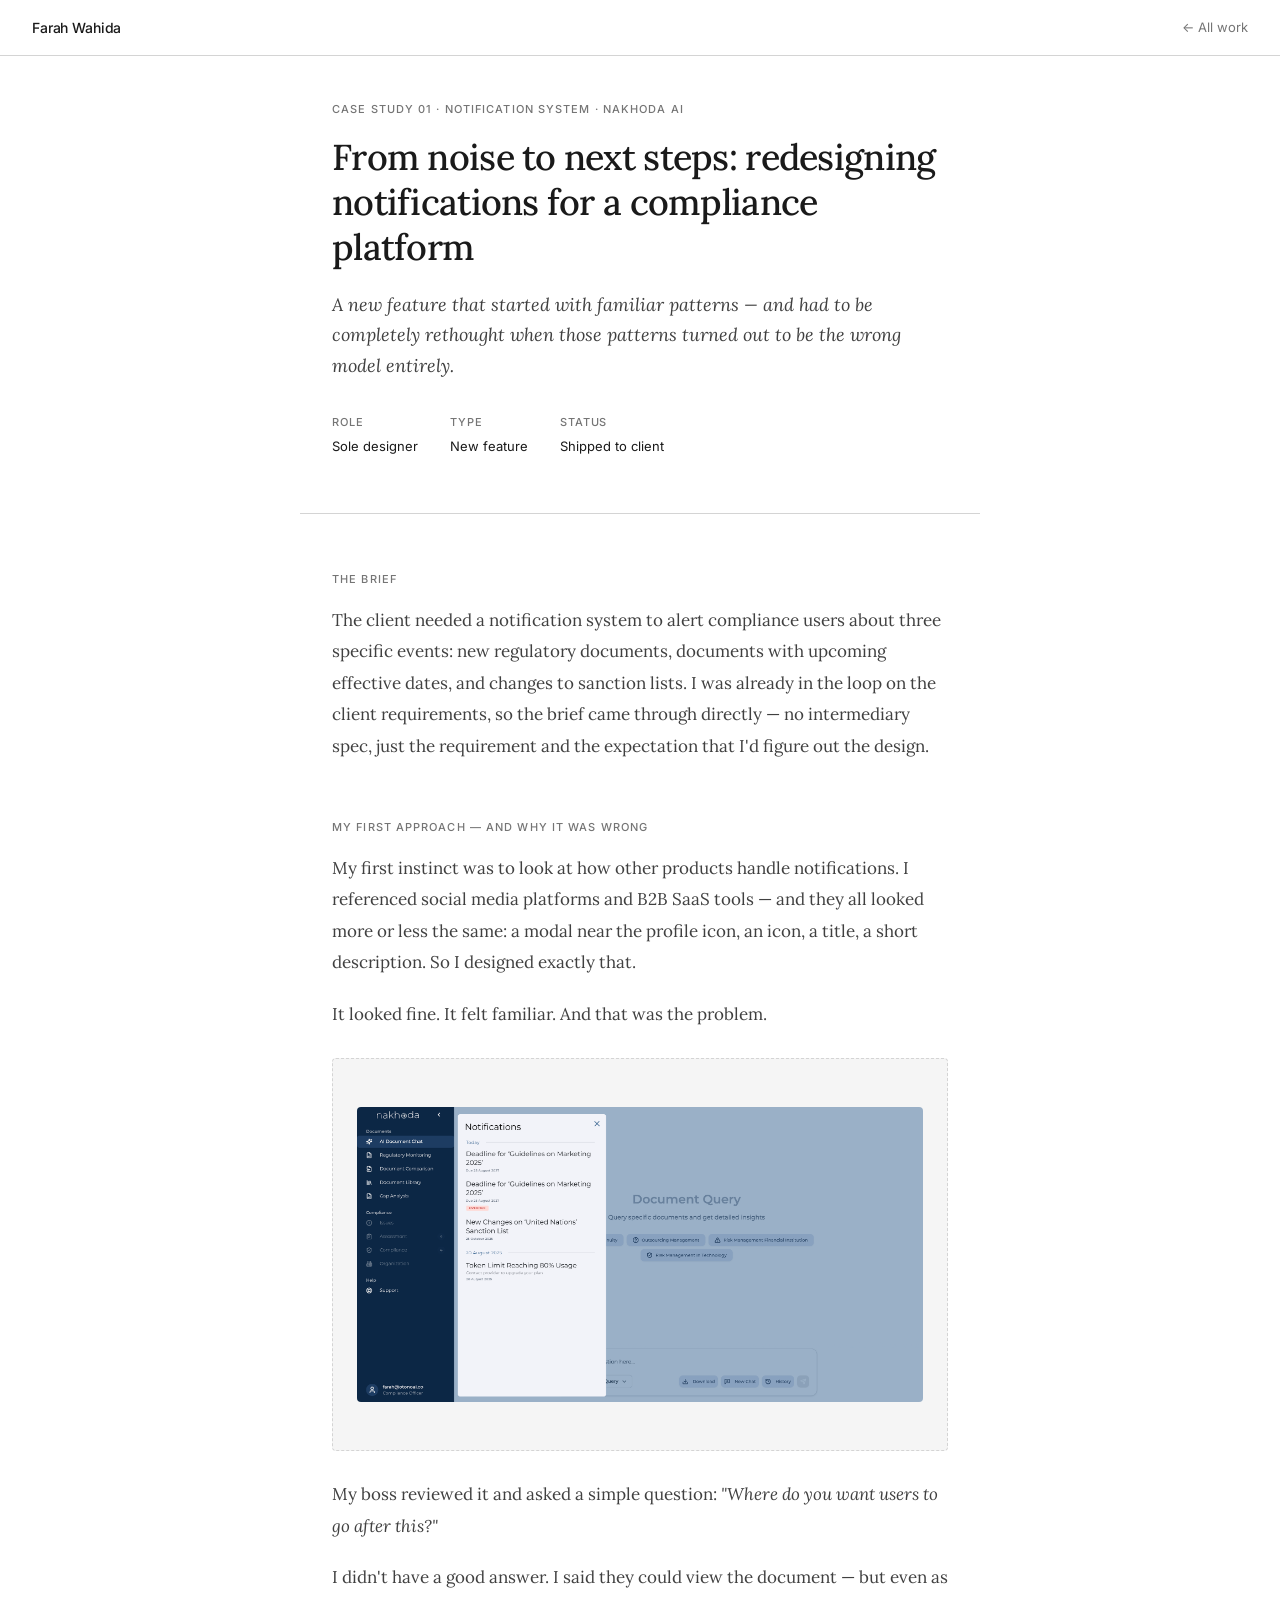
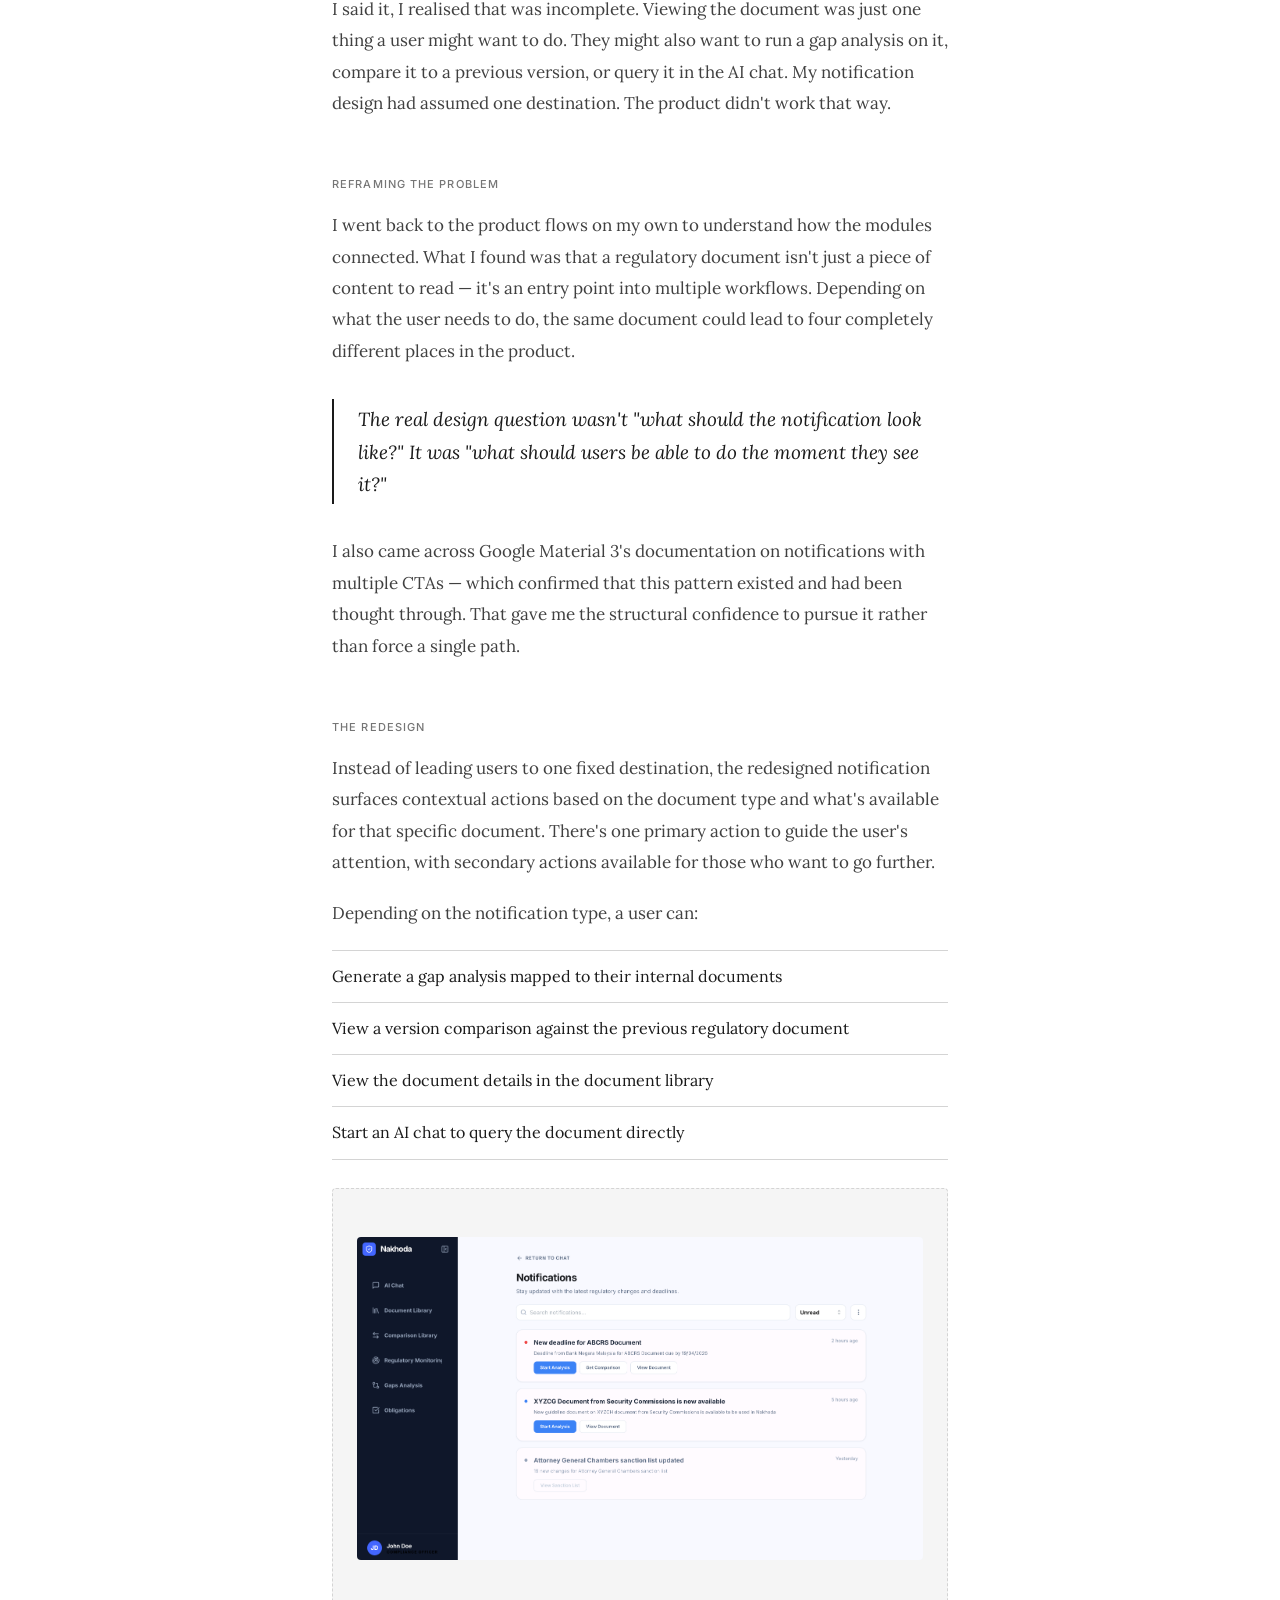
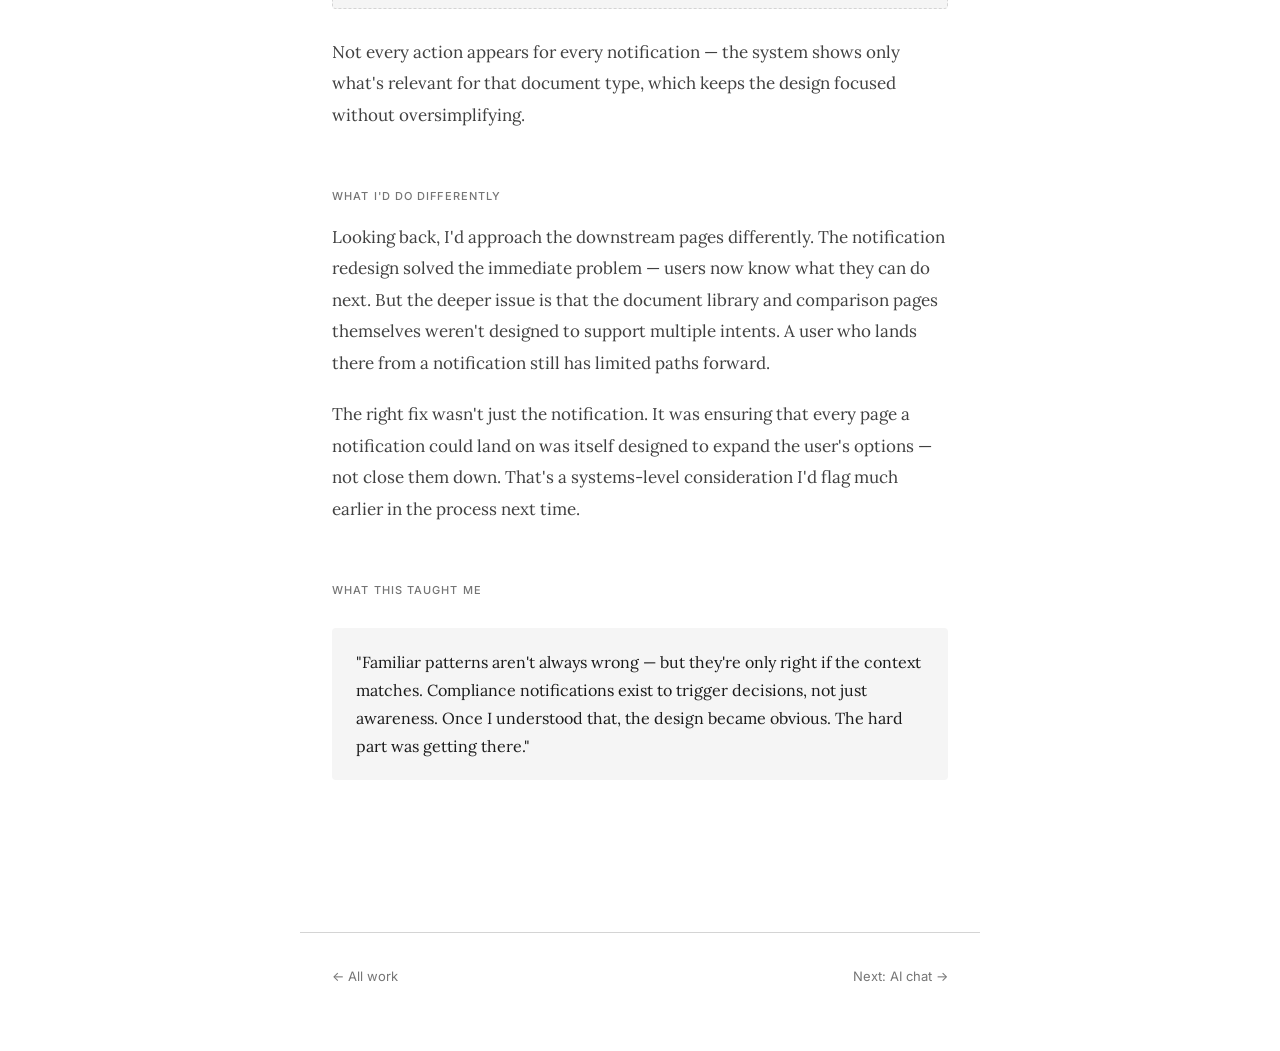
<file: cs-notification.html>
<!DOCTYPE html>
<html lang="en">
<head>
<meta charset="UTF-8">
<meta name="viewport" content="width=device-width, initial-scale=1.0">
<title>Notification System — Farah Wahida</title>
<link rel="stylesheet" href="cs.css">
</head>
<body>

<nav>
  <a class="nav-name" href="index.html">Farah Wahida</a>
  <a class="nav-back" href="index.html">← All work</a>
</nav>

<header class="cs-header">
  <div class="cs-eyebrow">Case study 01 · Notification system · Nakhoda AI</div>
  <h1 class="cs-title">From noise to next steps: redesigning notifications for a compliance platform</h1>
  <p class="cs-subtitle">A new feature that started with familiar patterns — and had to be completely rethought when those patterns turned out to be the wrong model entirely.</p>
  <div class="cs-meta-row">
    <div class="cs-meta-item"><div class="cs-meta-label">Role</div><div class="cs-meta-val">Sole designer</div></div>
    <div class="cs-meta-item"><div class="cs-meta-label">Type</div><div class="cs-meta-val">New feature</div></div>
    <div class="cs-meta-item"><div class="cs-meta-label">Status</div><div class="cs-meta-val">Shipped to client</div></div>
  </div>
</header>

<main class="cs-body">

  <div class="cs-section">
    <div class="cs-section-label">The brief</div>
    <p>The client needed a notification system to alert compliance users about three specific events: new regulatory documents, documents with upcoming effective dates, and changes to sanction lists. I was already in the loop on the client requirements, so the brief came through directly — no intermediary spec, just the requirement and the expectation that I'd figure out the design.</p>
  </div>

  <div class="cs-section">
    <div class="cs-section-label">My first approach — and why it was wrong</div>
    <p>My first instinct was to look at how other products handle notifications. I referenced social media platforms and B2B SaaS tools — and they all looked more or less the same: a modal near the profile icon, an icon, a title, a short description. So I designed exactly that.</p>
    <p>It looked fine. It felt familiar. And that was the problem.</p>

    <div class="img-slot"><img src="Notif1.png" alt="first notification design"></div>

    <p>My boss reviewed it and asked a simple question: <em>"Where do you want users to go after this?"</em></p>
    <p>I didn't have a good answer. I said they could view the document — but even as I said it, I realised that was incomplete. Viewing the document was just one thing a user might want to do. They might also want to run a gap analysis on it, compare it to a previous version, or query it in the AI chat. My notification design had assumed one destination. The product didn't work that way.</p>
  </div>

  <div class="cs-section">
    <div class="cs-section-label">Reframing the problem</div>
    <p>I went back to the product flows on my own to understand how the modules connected. What I found was that a regulatory document isn't just a piece of content to read — it's an entry point into multiple workflows. Depending on what the user needs to do, the same document could lead to four completely different places in the product.</p>

    <div class="pullquote"><p>The real design question wasn't "what should the notification look like?" It was "what should users be able to do the moment they see it?"</p></div>

    <p>I also came across Google Material 3's documentation on notifications with multiple CTAs — which confirmed that this pattern existed and had been thought through. That gave me the structural confidence to pursue it rather than force a single path.</p>
  </div>

  <div class="cs-section">
    <div class="cs-section-label">The redesign</div>
    <p>Instead of leading users to one fixed destination, the redesigned notification surfaces contextual actions based on the document type and what's available for that specific document. There's one primary action to guide the user's attention, with secondary actions available for those who want to go further.</p>
    <p>Depending on the notification type, a user can:</p>
    <ul class="detail-list">
      <li><span class="d-main">Generate a gap analysis mapped to their internal documents</span></li>
      <li><span class="d-main">View a version comparison against the previous regulatory document</span></li>
      <li><span class="d-main">View the document details in the document library</span></li>
      <li><span class="d-main">Start an AI chat to query the document directly</span></li>
    </ul>

    <div class="img-slot"><img src="Notif2.png" alt="first iteration notification design"></div>

    <p>Not every action appears for every notification — the system shows only what's relevant for that document type, which keeps the design focused without oversimplifying.</p>
  </div>

  <div class="cs-section">
    <div class="cs-section-label">What I'd do differently</div>
    <p>Looking back, I'd approach the downstream pages differently. The notification redesign solved the immediate problem — users now know what they can do next. But the deeper issue is that the document library and comparison pages themselves weren't designed to support multiple intents. A user who lands there from a notification still has limited paths forward.</p>
    <p>The right fix wasn't just the notification. It was ensuring that every page a notification could land on was itself designed to expand the user's options — not close them down. That's a systems-level consideration I'd flag much earlier in the process next time.</p>
  </div>

  <div class="cs-section">
    <div class="cs-section-label">What this taught me</div>
    <div class="callout"><p>"Familiar patterns aren't always wrong — but they're only right if the context matches. Compliance notifications exist to trigger decisions, not just awareness. Once I understood that, the design became obvious. The hard part was getting there."</p></div>
  </div>

</main>

<div class="cs-nav">
  <a href="index.html">← All work</a>
  <a href="cs-aichat.html">Next: AI chat →</a>
</div>

</body>
</html>
</file>
<file: cs.css>
@import url('https://fonts.googleapis.com/css2?family=Lora:ital,wght@0,400;0,500;0,600;1,400;1,500&family=Inter:wght@300;400;500&display=swap');

*, *::before, *::after { box-sizing: border-box; margin: 0; padding: 0; }

:root {
  --black: #1a1a1a;
  --gray-dark: #404040;
  --gray-mid: #757575;
  --gray-light: #d4d4d4;
  --gray-faint: #f5f5f5;
  --white: #ffffff;
  --serif: 'Lora', Georgia, serif;
  --sans: 'Inter', system-ui, sans-serif;
  --max: 680px;
}

html { font-size: 16px; scroll-behavior: smooth; }
body {
  font-family: var(--serif);
  background: var(--white);
  color: var(--black);
  -webkit-font-smoothing: antialiased;
  line-height: 1.7;
}

/* NAV */
nav {
  position: fixed; top: 0; left: 0; right: 0;
  background: rgba(255,255,255,0.92);
  backdrop-filter: blur(8px);
  border-bottom: 1px solid var(--gray-light);
  z-index: 100;
  padding: 0 2rem;
  height: 56px;
  display: flex; align-items: center; justify-content: space-between;
}
.nav-name {
  font-family: var(--sans);
  font-size: 14px;
  font-weight: 500;
  color: var(--black);
  letter-spacing: -0.01em;
  text-decoration: none;
}
.nav-back {
  font-family: var(--sans);
  font-size: 13px;
  color: var(--gray-mid);
  text-decoration: none;
  display: flex; align-items: center; gap: 6px;
  transition: color 0.15s;
}
.nav-back:hover { color: var(--black); }

/* CASE STUDY LAYOUT */
.cs-header {
  max-width: var(--max);
  margin: 0 auto;
  padding: 100px 2rem 56px;
  border-bottom: 1px solid var(--gray-light);
}
.cs-eyebrow {
  font-family: var(--sans);
  font-size: 11px;
  font-weight: 500;
  letter-spacing: 0.1em;
  text-transform: uppercase;
  color: var(--gray-mid);
  margin-bottom: 16px;
}
.cs-title {
  font-family: var(--serif);
  font-size: clamp(1.625rem, 4vw, 2.25rem);
  font-weight: 500;
  line-height: 1.25;
  letter-spacing: -0.02em;
  color: var(--black);
  margin-bottom: 20px;
}
.cs-subtitle {
  font-family: var(--serif);
  font-size: 1.125rem;
  font-style: italic;
  line-height: 1.7;
  color: var(--gray-dark);
  margin-bottom: 32px;
}
.cs-meta-row {
  display: flex; gap: 32px; flex-wrap: wrap;
}
.cs-meta-item { }
.cs-meta-label {
  font-family: var(--sans);
  font-size: 11px;
  font-weight: 500;
  letter-spacing: 0.08em;
  text-transform: uppercase;
  color: var(--gray-mid);
  margin-bottom: 3px;
}
.cs-meta-val {
  font-family: var(--sans);
  font-size: 13px;
  font-weight: 400;
  color: var(--black);
}

/* BODY */
.cs-body {
  max-width: var(--max);
  margin: 0 auto;
  padding: 56px 2rem 96px;
}

.cs-section { margin-bottom: 56px; }

.cs-section-label {
  font-family: var(--sans);
  font-size: 11px;
  font-weight: 500;
  letter-spacing: 0.1em;
  text-transform: uppercase;
  color: var(--gray-mid);
  margin-bottom: 16px;
}

.cs-body p {
  font-family: var(--serif);
  font-size: 1.0625rem;
  line-height: 1.85;
  color: var(--gray-dark);
  margin-bottom: 20px;
}
.cs-body p:last-child { margin-bottom: 0; }

.cs-body h3 {
  font-family: var(--serif);
  font-size: 1.25rem;
  font-weight: 500;
  color: var(--black);
  margin-bottom: 12px;
  margin-top: 36px;
  letter-spacing: -0.01em;
}

/* PULLQUOTE */
.pullquote {
  border-left: 2px solid var(--black);
  padding: 4px 0 4px 24px;
  margin: 32px 0;
}
.pullquote p {
  font-family: var(--serif);
  font-size: 1.1875rem;
  font-style: italic;
  line-height: 1.7;
  color: var(--black) !important;
  margin-bottom: 0 !important;
}

/* CALLOUT */
.callout {
  background: var(--gray-faint);
  border-radius: 4px;
  padding: 20px 24px;
  margin: 28px 0;
}
.callout p {
  font-family: var(--serif);
  font-size: 1rem;
  line-height: 1.75;
  color: var(--black) !important;
  margin-bottom: 0 !important;
}

/* IMAGE SLOT */
.img-slot {
  background: var(--gray-faint);
  border: 1px dashed var(--gray-light);
  border-radius: 4px;
  padding: 48px 24px;
  text-align: center;
  font-family: var(--sans);
  font-size: 12px;
  color: var(--gray-mid);
  margin: 28px 0;
  line-height: 1.6;
}
.img-slot img {
  width: 100%;
  border-radius: 4px;
  display: block;
}

/* DECISION GRID */
.decision-grid {
  display: grid;
  grid-template-columns: repeat(3, minmax(0,1fr));
  gap: 12px;
  margin: 24px 0;
}
.decision-card {
  border: 1px solid var(--gray-light);
  border-radius: 4px;
  padding: 16px;
}
.decision-card.chosen {
  border-color: var(--black);
  background: var(--gray-faint);
}
.decision-card .d-label {
  font-family: var(--sans);
  font-size: 11px;
  font-weight: 500;
  color: var(--gray-mid);
  margin-bottom: 6px;
  text-transform: uppercase;
  letter-spacing: 0.06em;
}
.decision-card.chosen .d-label { color: var(--black); }
.decision-card .d-desc {
  font-family: var(--serif);
  font-size: 13px;
  line-height: 1.6;
  color: var(--gray-dark);
}

/* ITERATION GRID */
.iter-grid {
  display: grid;
  grid-template-columns: repeat(3, minmax(0,1fr));
  gap: 12px;
  margin: 24px 0;
}
.iter-card {
  border: 1px solid var(--gray-light);
  border-radius: 4px;
  padding: 16px;
}
.iter-card.final { border-color: var(--black); background: var(--gray-faint); }
.iter-card .i-label {
  font-family: var(--sans);
  font-size: 11px;
  font-weight: 500;
  text-transform: uppercase;
  letter-spacing: 0.06em;
  color: var(--gray-mid);
  margin-bottom: 6px;
}
.iter-card.final .i-label { color: var(--black); }
.iter-card .i-desc {
  font-family: var(--serif);
  font-size: 13px;
  line-height: 1.6;
  color: var(--gray-dark);
}

/* DETAIL LIST */
.detail-list { list-style: none; padding: 0; margin: 16px 0; }
.detail-list li {
  font-family: var(--serif);
  font-size: 1rem;
  line-height: 1.7;
  color: var(--gray-dark);
  padding: 12px 0 12px 0;
  border-bottom: 1px solid var(--gray-light);
  display: grid;
  grid-template-columns: 1fr;
  gap: 4px;
}
.detail-list li:first-child { border-top: 1px solid var(--gray-light); }
.detail-list li .d-main { color: var(--black); }
.detail-list li .d-sub {
  font-family: var(--sans);
  font-size: 12px;
  color: var(--gray-mid);
  line-height: 1.5;
}

/* NEXT VERSION */
.next-ver {
  border: 1px solid var(--black);
  border-radius: 4px;
  padding: 16px 20px;
  margin: 20px 0;
  font-family: var(--sans);
  font-size: 13px;
  line-height: 1.7;
  color: var(--black);
}
.next-ver-label {
  font-size: 10px;
  font-weight: 500;
  letter-spacing: 0.1em;
  text-transform: uppercase;
  color: var(--gray-mid);
  margin-bottom: 6px;
}

/* ANNOTATION */
.annotation {
  font-family: var(--sans);
  font-size: 12px;
  color: var(--gray-mid);
  border-left: 2px solid var(--gray-light);
  padding-left: 12px;
  margin: 16px 0;
  line-height: 1.6;
}

/* NAV BETWEEN CASES */
.cs-nav {
  max-width: var(--max);
  margin: 0 auto;
  padding: 0 2rem 64px;
  display: flex;
  justify-content: space-between;
  align-items: center;
  border-top: 1px solid var(--gray-light);
  padding-top: 32px;
  flex-wrap: wrap;
  gap: 16px;
}
.cs-nav a {
  font-family: var(--sans);
  font-size: 13px;
  color: var(--gray-mid);
  text-decoration: none;
  transition: color 0.15s;
}
.cs-nav a:hover { color: var(--black); }

@media (max-width: 600px) {
  nav { padding: 0 1.25rem; }
  .cs-header { padding: 88px 1.25rem 40px; }
  .cs-body { padding: 40px 1.25rem 72px; }
  .decision-grid { grid-template-columns: 1fr; }
  .iter-grid { grid-template-columns: 1fr; }
  .cs-nav { padding: 24px 1.25rem 48px; }
}
</file>
